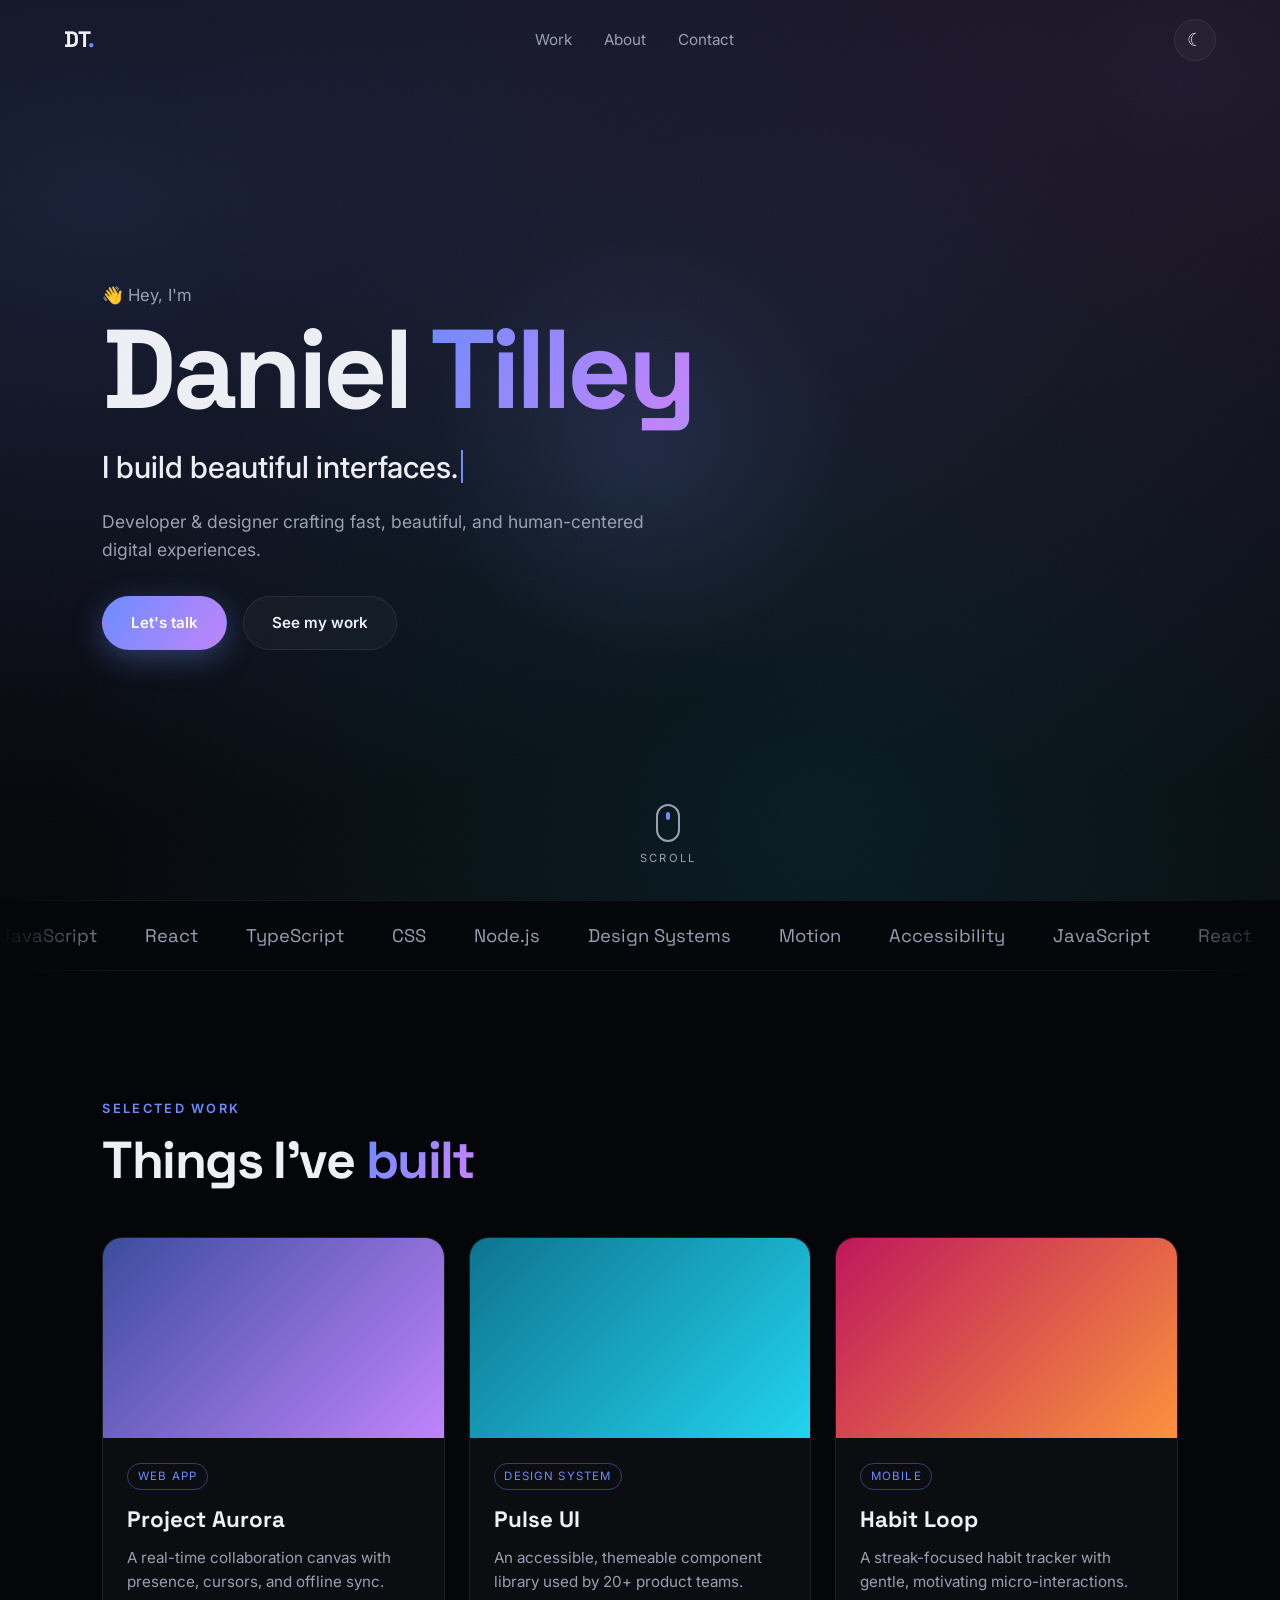
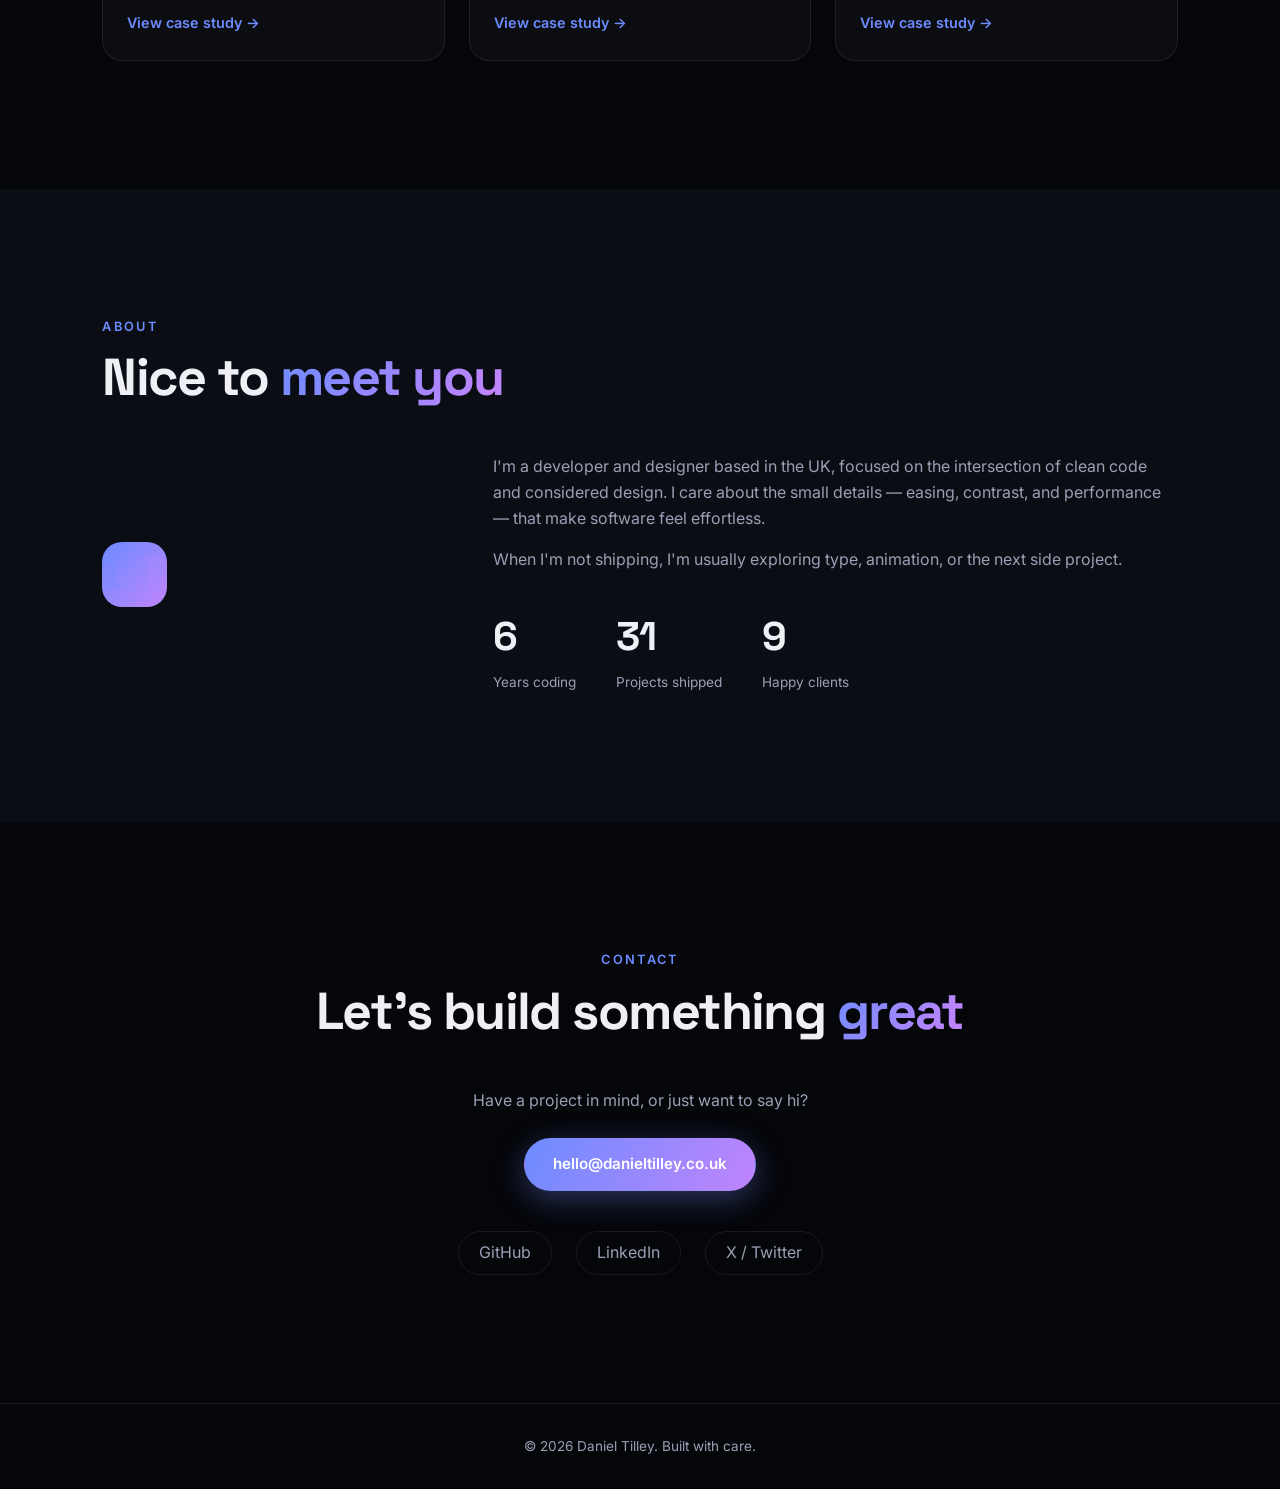
<file: index.html>
<!DOCTYPE html>
<html lang="en" data-theme="dark">
<head>
  <meta charset="UTF-8" />
  <meta name="viewport" content="width=device-width, initial-scale=1.0" />
  <title>Daniel Tilley — Developer &amp; Designer</title>
  <meta name="description" content="Daniel Tilley — a developer and designer crafting modern digital experiences." />
  <meta property="og:title" content="Daniel Tilley" />
  <meta property="og:description" content="Developer &amp; designer crafting modern digital experiences." />
  <meta property="og:type" content="website" />
  <link rel="icon" href="data:image/svg+xml,%3Csvg xmlns='http://www.w3.org/2000/svg' viewBox='0 0 100 100'%3E%3Ctext y='.9em' font-size='90'%3E%F0%9F%9A%80%3C/text%3E%3C/svg%3E" />
  <link rel="preconnect" href="https://fonts.googleapis.com" />
  <link rel="preconnect" href="https://fonts.gstatic.com" crossorigin />
  <link href="https://fonts.googleapis.com/css2?family=Space+Grotesk:wght@400;500;600;700&family=Inter:wght@400;500;600&display=swap" rel="stylesheet" />
  <link rel="stylesheet" href="css/styles.css" />
</head>
<body>
  <div class="cursor-glow" aria-hidden="true"></div>
  <div class="grain" aria-hidden="true"></div>

  <header class="nav" id="nav">
    <a class="nav__logo" href="#home">DT<span>.</span></a>
    <nav class="nav__links">
      <a href="#work">Work</a>
      <a href="#about">About</a>
      <a href="#contact">Contact</a>
    </nav>
    <button class="nav__theme" id="themeToggle" aria-label="Toggle theme">☾</button>
  </header>

  <main>
    <!-- HERO -->
    <section class="hero" id="home">
      <div class="hero__bg" aria-hidden="true"></div>
      <p class="hero__eyebrow reveal">👋 Hey, I'm</p>
      <h1 class="hero__title reveal">Daniel <span class="grad">Tilley</span></h1>
      <p class="hero__subtitle reveal">
        I build <span class="typed" id="typed"></span><span class="caret" aria-hidden="true"></span>
      </p>
      <p class="hero__body reveal">
        Developer &amp; designer crafting fast, beautiful, and human-centered digital experiences.
      </p>
      <div class="hero__cta reveal">
        <a class="btn btn--primary" href="#contact">Let's talk</a>
        <a class="btn btn--ghost" href="#work">See my work</a>
      </div>
      <div class="hero__scroll reveal" aria-hidden="true">
        <span class="mouse"><span class="mouse__dot"></span></span>
        <span class="hero__scroll-label">scroll</span>
      </div>
    </section>

    <!-- MARQUEE -->
    <div class="marquee" aria-hidden="true">
      <div class="marquee__track">
        <span>JavaScript</span><span>React</span><span>TypeScript</span><span>CSS</span><span>Node.js</span><span>Design Systems</span><span>Motion</span><span>Accessibility</span>
        <span>JavaScript</span><span>React</span><span>TypeScript</span><span>CSS</span><span>Node.js</span><span>Design Systems</span><span>Motion</span><span>Accessibility</span>
      </div>
    </div>

    <!-- WORK -->
    <section class="section" id="work">
      <div class="section__head reveal">
        <p class="section__kicker">Selected Work</p>
        <h2 class="section__title">Things I've <span class="grad">built</span></h2>
      </div>
      <div class="grid">
        <article class="card reveal" tabindex="0">
          <div class="card__media card__media--1"></div>
          <div class="card__body">
            <span class="card__tag">Web App</span>
            <h3 class="card__title">Project Aurora</h3>
            <p class="card__text">A real-time collaboration canvas with presence, cursors, and offline sync.</p>
            <a class="card__link" href="#">View case study →</a>
          </div>
        </article>
        <article class="card reveal" tabindex="0">
          <div class="card__media card__media--2"></div>
          <div class="card__body">
            <span class="card__tag">Design System</span>
            <h3 class="card__title">Pulse UI</h3>
            <p class="card__text">An accessible, themeable component library used by 20+ product teams.</p>
            <a class="card__link" href="#">View case study →</a>
          </div>
        </article>
        <article class="card reveal" tabindex="0">
          <div class="card__media card__media--3"></div>
          <div class="card__body">
            <span class="card__tag">Mobile</span>
            <h3 class="card__title">Habit Loop</h3>
            <p class="card__text">A streak-focused habit tracker with gentle, motivating micro-interactions.</p>
            <a class="card__link" href="#">View case study →</a>
          </div>
        </article>
      </div>
    </section>

    <!-- ABOUT -->
    <section class="section section--alt" id="about">
      <div class="section__head reveal">
        <p class="section__kicker">About</p>
        <h2 class="section__title">Nice to <span class="grad">meet you</span></h2>
      </div>
      <div class="about">
        <div class="about__portrait reveal">
          <div class="about__portrait-inner">DT</div>
        </div>
        <div class="about__copy">
          <p class="reveal">
            I'm a developer and designer based in the UK, focused on the intersection of
            clean code and considered design. I care about the small details — easing, contrast,
            and performance — that make software feel effortless.
          </p>
          <p class="reveal">
            When I'm not shipping, I'm usually exploring type, animation, or the next side project.
          </p>
          <div class="stats reveal">
            <div class="stat"><span class="stat__num" data-count="8">0</span><span class="stat__label">Years coding</span></div>
            <div class="stat"><span class="stat__num" data-count="40">0</span><span class="stat__label">Projects shipped</span></div>
            <div class="stat"><span class="stat__num" data-count="12">0</span><span class="stat__label">Happy clients</span></div>
          </div>
        </div>
      </div>
    </section>

    <!-- CONTACT -->
    <section class="section" id="contact">
      <div class="section__head reveal">
        <p class="section__kicker">Contact</p>
        <h2 class="section__title">Let's build something <span class="grad">great</span></h2>
      </div>
      <p class="contact__lead reveal">Have a project in mind, or just want to say hi?</p>
      <a class="btn btn--primary reveal" href="mailto:hello@danieltilley.co.uk">hello@danieltilley.co.uk</a>
      <div class="socials reveal">
        <a href="https://github.com/" target="_blank" rel="noopener">GitHub</a>
        <a href="https://www.linkedin.com/" target="_blank" rel="noopener">LinkedIn</a>
        <a href="https://x.com/" target="_blank" rel="noopener">X / Twitter</a>
      </div>
    </section>
  </main>

  <footer class="footer">
    <p>© <span id="year"></span> Daniel Tilley. Built with care.</p>
  </footer>

  <script src="js/main.js"></script>
</body>
</html>
</file>
<file: css/styles.css>
:root {
  --bg: #05060a;
  --bg-alt: #0b0d14;
  --surface: rgba(255, 255, 255, 0.03);
  --surface-strong: rgba(255, 255, 255, 0.06);
  --border: rgba(255, 255, 255, 0.08);
  --text: #eef0f6;
  --text-muted: #9aa0b4;
  --accent: #6c8cff;
  --accent-2: #c084fc;
  --accent-3: #22d3ee;
  --radius: 20px;
  --ease: cubic-bezier(0.22, 1, 0.36, 1);
}

[data-theme="light"] {
  --bg: #f7f8fc;
  --bg-alt: #ffffff;
  --surface: rgba(0, 0, 0, 0.02);
  --surface-strong: rgba(0, 0, 0, 0.05);
  --border: rgba(0, 0, 0, 0.08);
  --text: #0e1116;
  --text-muted: #5a6072;
}

* { margin: 0; padding: 0; box-sizing: border-box; }

html { scroll-behavior: smooth; }

body {
  background: var(--bg);
  color: var(--text);
  font-family: "Inter", system-ui, -apple-system, sans-serif;
  line-height: 1.6;
  overflow-x: hidden;
  transition: background 0.4s ease, color 0.4s ease;
}

::selection { background: var(--accent); color: #fff; }

a { color: inherit; text-decoration: none; }

/* ---------- Cursor glow ---------- */
.cursor-glow {
  position: fixed;
  width: 500px;
  height: 500px;
  border-radius: 50%;
  background: radial-gradient(circle, rgba(108, 140, 255, 0.12), transparent 60%);
  pointer-events: none;
  z-index: 0;
  transform: translate(-50%, -50%);
  transition: opacity 0.3s ease;
  mix-blend-mode: screen;
}

/* ---------- Grain ---------- */
.grain {
  position: fixed;
  inset: 0;
  z-index: 1;
  pointer-events: none;
  opacity: 0.04;
  background-image: url("data:image/svg+xml,%3Csvg xmlns='http://www.w3.org/2000/svg' width='120' height='120'%3E%3Cfilter id='n'%3E%3CfeTurbulence type='fractalNoise' baseFrequency='0.85' numOctaves='3'/%3E%3C/filter%3E%3Crect width='100%25' height='100%25' filter='url(%23n)'/%3E%3C/svg%3E");
}

/* ---------- Nav ---------- */
.nav {
  position: fixed;
  top: 0;
  left: 0;
  right: 0;
  z-index: 100;
  display: flex;
  align-items: center;
  justify-content: space-between;
  padding: 1.2rem clamp(1.25rem, 5vw, 4rem);
  transition: backdrop-filter 0.3s ease, background 0.3s ease;
}
.nav.scrolled {
  background: color-mix(in srgb, var(--bg) 70%, transparent);
  backdrop-filter: blur(14px) saturate(140%);
  border-bottom: 1px solid var(--border);
}
.nav__logo {
  font-family: "Space Grotesk", sans-serif;
  font-weight: 700;
  font-size: 1.4rem;
  letter-spacing: -0.02em;
}
.nav__logo span { color: var(--accent); }
.nav__links { display: flex; gap: 2rem; }
.nav__links a {
  color: var(--text-muted);
  font-size: 0.95rem;
  position: relative;
  transition: color 0.3s ease;
}
.nav__links a::after {
  content: "";
  position: absolute;
  left: 0;
  bottom: -4px;
  width: 0;
  height: 2px;
  background: linear-gradient(90deg, var(--accent), var(--accent-2));
  transition: width 0.3s var(--ease);
}
.nav__links a:hover { color: var(--text); }
.nav__links a:hover::after { width: 100%; }
.nav__theme {
  background: var(--surface);
  border: 1px solid var(--border);
  color: var(--text);
  width: 42px;
  height: 42px;
  border-radius: 50%;
  cursor: pointer;
  font-size: 1.1rem;
  transition: transform 0.3s var(--ease), background 0.3s ease;
}
.nav__theme:hover { transform: rotate(20deg) scale(1.05); }

/* ---------- Hero ---------- */
.hero {
  position: relative;
  min-height: 100vh;
  display: flex;
  flex-direction: column;
  justify-content: center;
  padding: 6rem clamp(1.25rem, 8vw, 8rem) 4rem;
  overflow: hidden;
}
.hero__bg {
  position: absolute;
  inset: -20%;
  z-index: -1;
  background:
    radial-gradient(ellipse at 20% 30%, rgba(108, 140, 255, 0.18), transparent 50%),
    radial-gradient(ellipse at 80% 20%, rgba(192, 132, 252, 0.14), transparent 50%),
    radial-gradient(ellipse at 60% 80%, rgba(34, 211, 238, 0.1), transparent 50%);
  animation: drift 18s ease-in-out infinite alternate;
}
@keyframes drift {
  from { transform: translate(-2%, -2%) scale(1); }
  to { transform: translate(2%, 2%) scale(1.08); }
}
.hero__eyebrow {
  color: var(--text-muted);
  font-size: 1.05rem;
  margin-bottom: 0.5rem;
}
.hero__title {
  font-family: "Space Grotesk", sans-serif;
  font-size: clamp(3rem, 10vw, 7rem);
  font-weight: 700;
  line-height: 0.95;
  letter-spacing: -0.04em;
}
.grad {
  background: linear-gradient(120deg, var(--accent), var(--accent-2), var(--accent-3));
  background-size: 200% auto;
  -webkit-background-clip: text;
  background-clip: text;
  -webkit-text-fill-color: transparent;
  animation: shimmer 6s linear infinite;
}
@keyframes shimmer {
  to { background-position: 200% center; }
}
.hero__subtitle {
  font-size: clamp(1.25rem, 3vw, 1.9rem);
  font-weight: 500;
  margin-top: 1.25rem;
  min-height: 1.5em;
}
.caret {
  display: inline-block;
  width: 2px;
  height: 1.1em;
  background: var(--accent);
  margin-left: 3px;
  vertical-align: -0.15em;
  animation: blink 1s steps(2) infinite;
}
@keyframes blink { 50% { opacity: 0; } }
.hero__body {
  color: var(--text-muted);
  max-width: 34rem;
  margin-top: 1rem;
  font-size: 1.1rem;
}
.hero__cta {
  display: flex;
  gap: 1rem;
  margin-top: 2rem;
  flex-wrap: wrap;
}

/* ---------- Buttons ---------- */
.btn {
  display: inline-flex;
  align-items: center;
  gap: 0.5rem;
  padding: 0.85rem 1.75rem;
  border-radius: 999px;
  font-weight: 600;
  font-size: 0.95rem;
  border: 1px solid transparent;
  cursor: pointer;
  transition: transform 0.3s var(--ease), box-shadow 0.3s ease, background 0.3s ease;
}
.btn--primary {
  background: linear-gradient(120deg, var(--accent), var(--accent-2));
  color: #fff;
  box-shadow: 0 8px 30px rgba(108, 140, 255, 0.35);
}
.btn--primary:hover { transform: translateY(-3px); box-shadow: 0 14px 40px rgba(108, 140, 255, 0.5); }
.btn--ghost {
  background: var(--surface);
  border-color: var(--border);
  color: var(--text);
}
.btn--ghost:hover { transform: translateY(-3px); background: var(--surface-strong); }

/* ---------- Scroll indicator ---------- */
.hero__scroll {
  position: absolute;
  bottom: 2rem;
  left: 50%;
  transform: translateX(-50%);
  display: flex;
  flex-direction: column;
  align-items: center;
  gap: 0.5rem;
  color: var(--text-muted);
}
.mouse {
  width: 24px;
  height: 38px;
  border: 2px solid var(--text-muted);
  border-radius: 12px;
  display: flex;
  justify-content: center;
  padding-top: 6px;
}
.mouse__dot {
  width: 4px;
  height: 8px;
  border-radius: 4px;
  background: var(--accent);
  animation: scroll 1.6s var(--ease) infinite;
}
@keyframes scroll {
  0% { transform: translateY(0); opacity: 1; }
  100% { transform: translateY(14px); opacity: 0; }
}
.hero__scroll-label {
  font-size: 0.7rem;
  text-transform: uppercase;
  letter-spacing: 0.2em;
}

/* ---------- Marquee ---------- */
.marquee {
  overflow: hidden;
  padding: 1.25rem 0;
  border-top: 1px solid var(--border);
  border-bottom: 1px solid var(--border);
  mask-image: linear-gradient(90deg, transparent, #000 10%, #000 90%, transparent);
}
.marquee__track {
  display: flex;
  gap: 3rem;
  width: max-content;
  animation: marquee 30s linear infinite;
}
.marquee__track span {
  font-family: "Space Grotesk", sans-serif;
  font-size: 1.15rem;
  color: var(--text-muted);
  white-space: nowrap;
}
@keyframes marquee { to { transform: translateX(-50%); } }

/* ---------- Sections ---------- */
.section {
  padding: clamp(4rem, 10vw, 8rem) clamp(1.25rem, 8vw, 8rem);
  position: relative;
  z-index: 2;
}
.section--alt { background: var(--bg-alt); }
.section__head { max-width: 42rem; margin-bottom: 3rem; }
.section__kicker {
  color: var(--accent);
  text-transform: uppercase;
  letter-spacing: 0.18em;
  font-size: 0.8rem;
  font-weight: 600;
  margin-bottom: 0.75rem;
}
.section__title {
  font-family: "Space Grotesk", sans-serif;
  font-size: clamp(2rem, 5vw, 3.25rem);
  letter-spacing: -0.03em;
  line-height: 1.1;
}

/* ---------- Cards ---------- */
.grid {
  display: grid;
  grid-template-columns: repeat(auto-fit, minmax(280px, 1fr));
  gap: 1.5rem;
}
.card {
  background: var(--surface);
  border: 1px solid var(--border);
  border-radius: var(--radius);
  overflow: hidden;
  transition: transform 0.4s var(--ease), border-color 0.4s ease, box-shadow 0.4s ease;
}
.card:hover, .card:focus-visible {
  transform: translateY(-8px);
  border-color: rgba(108, 140, 255, 0.4);
  box-shadow: 0 20px 50px rgba(0, 0, 0, 0.35);
}
.card__media {
  height: 200px;
  background-size: cover;
  background-position: center;
  transition: transform 0.6s var(--ease);
}
.card:hover .card__media { transform: scale(1.06); }
.card__media--1 { background: linear-gradient(135deg, #3b4d9e, #c084fc); }
.card__media--2 { background: linear-gradient(135deg, #0e7490, #22d3ee); }
.card__media--3 { background: linear-gradient(135deg, #be185d, #fb923c); }
.card__body { padding: 1.5rem; }
.card__tag {
  display: inline-block;
  font-size: 0.72rem;
  text-transform: uppercase;
  letter-spacing: 0.1em;
  color: var(--accent);
  border: 1px solid rgba(108, 140, 255, 0.4);
  padding: 0.2rem 0.6rem;
  border-radius: 999px;
  margin-bottom: 0.75rem;
}
.card__title { font-family: "Space Grotesk", sans-serif; font-size: 1.4rem; margin-bottom: 0.5rem; }
.card__text { color: var(--text-muted); font-size: 0.95rem; margin-bottom: 1rem; }
.card__link { color: var(--accent); font-weight: 600; font-size: 0.9rem; }
.card__link:hover { text-decoration: underline; }

/* ---------- About ---------- */
.about {
  display: grid;
  grid-template-columns: 1fr 2fr;
  gap: 3rem;
  align-items: center;
}
.about__portrait {
  aspect-ratio: 1;
  max-width: 320px;
  border-radius: var(--radius);
  background: linear-gradient(135deg, var(--accent), var(--accent-2));
  padding: 3px;
  justify-self: start;
}
.about__portrait-inner {
  width: 100%;
  height: 100%;
  border-radius: calc(var(--radius) - 3px);
  background: var(--bg-alt);
  display: flex;
  align-items: center;
  justify-content: center;
  font-family: "Space Grotesk", sans-serif;
  font-size: 3rem;
  font-weight: 700;
  background-image: linear-gradient(120deg, var(--accent), var(--accent-2));
  -webkit-background-clip: text;
  background-clip: text;
  -webkit-text-fill-color: transparent;
}
.about__copy p { color: var(--text-muted); margin-bottom: 1rem; max-width: 42rem; }
.stats { display: flex; gap: 2.5rem; margin-top: 2rem; flex-wrap: wrap; }
.stat__num {
  font-family: "Space Grotesk", sans-serif;
  font-size: 2.5rem;
  font-weight: 700;
  color: var(--text);
  display: block;
}
.stat__label { color: var(--text-muted); font-size: 0.85rem; }

/* ---------- Contact ---------- */
#contact { text-align: center; }
#contact .section__head { margin-left: auto; margin-right: auto; }
.contact__lead { color: var(--text-muted); margin-bottom: 1.5rem; }
.socials {
  display: flex;
  gap: 1.5rem;
  justify-content: center;
  margin-top: 2.5rem;
  flex-wrap: wrap;
}
.socials a {
  color: var(--text-muted);
  border: 1px solid var(--border);
  padding: 0.5rem 1.25rem;
  border-radius: 999px;
  transition: all 0.3s ease;
}
.socials a:hover {
  color: var(--text);
  border-color: var(--accent);
  transform: translateY(-2px);
}

/* ---------- Footer ---------- */
.footer {
  padding: 2rem;
  text-align: center;
  color: var(--text-muted);
  font-size: 0.85rem;
  border-top: 1px solid var(--border);
}

/* ---------- Reveal animations ---------- */
.reveal {
  opacity: 0;
  transform: translateY(28px);
  transition: opacity 0.7s var(--ease), transform 0.7s var(--ease);
}
.reveal.visible { opacity: 1; transform: none; }

/* ---------- Reduced motion ---------- */
@media (prefers-reduced-motion: reduce) {
  *, *::before, *::after {
    animation-duration: 0.01ms !important;
    animation-iteration-count: 1 !important;
    transition-duration: 0.01ms !important;
  }
  html { scroll-behavior: auto; }
  .reveal { opacity: 1; transform: none; }
}

/* ---------- Responsive ---------- */
@media (max-width: 768px) {
  .nav__links { gap: 1.2rem; }
  .nav__links a { font-size: 0.85rem; }
  .about { grid-template-columns: 1fr; }
  .about__portrait { max-width: 200px; }
  .cursor-glow { display: none; }
}
</file>
